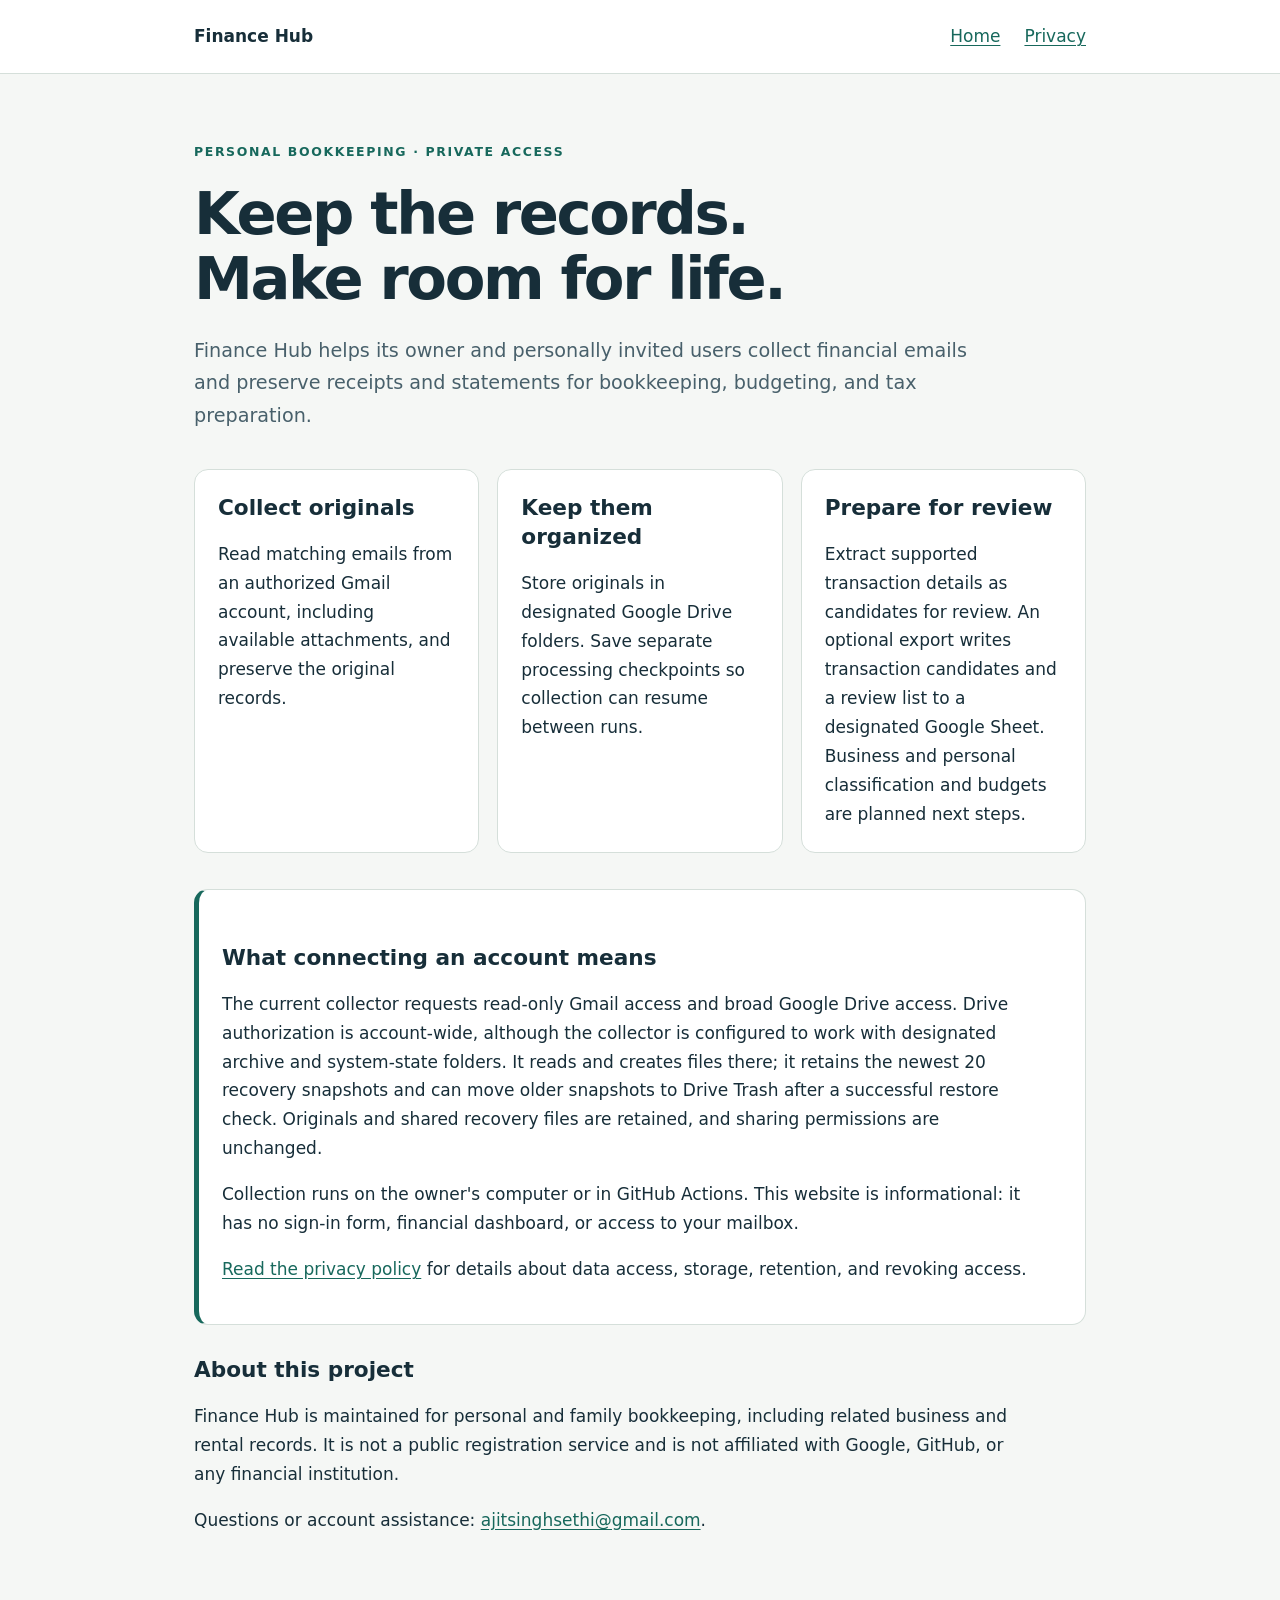
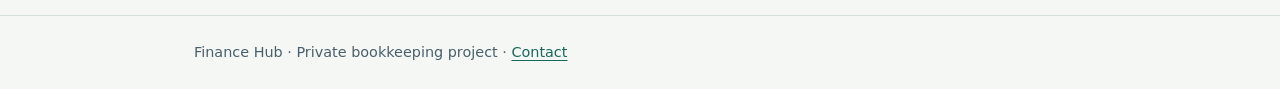
<file: index.html>
<!doctype html>
<html lang="en"><head><meta charset="utf-8"><meta name="viewport" content="width=device-width,initial-scale=1"><meta name="description" content="A private bookkeeping project for collecting financial email records and preserving originals in Google Drive."><title>Finance Hub | Personal bookkeeping</title><link rel="stylesheet" href="styles.css"></head>
<body><header><div class="wrap"><nav aria-label="Main navigation"><a class="brand" href="./">Finance Hub</a><div class="nav-links"><a href="./">Home</a><a href="privacy.html">Privacy</a></div></nav></div></header><main id="main"><div class="wrap">
<p class="eyebrow">Personal bookkeeping · Private access</p>
<h1>Keep the records.<br>Make room for life.</h1>
<p class="lead">Finance Hub helps its owner and personally invited users collect financial emails and preserve receipts and statements for bookkeeping, budgeting, and tax preparation.</p>
<div class="cards"><section class="card"><h2>Collect originals</h2><p>Read matching emails from an authorized Gmail account, including available attachments, and preserve the original records.</p></section><section class="card"><h2>Keep them organized</h2><p>Store originals in designated Google Drive folders. Save separate processing checkpoints so collection can resume between runs.</p></section><section class="card"><h2>Prepare for review</h2><p>Extract supported transaction details as candidates for review. An optional export writes transaction candidates and a review list to a designated Google Sheet. Business and personal classification and budgets are planned next steps.</p></section></div>
<section class="notice"><h2>What connecting an account means</h2><p>The current collector requests read-only Gmail access and broad Google Drive access. Drive authorization is account-wide, although the collector is configured to work with designated archive and system-state folders. It reads and creates files there; it retains the newest 20 recovery snapshots and can move older snapshots to Drive Trash after a successful restore check. Originals and shared recovery files are retained, and sharing permissions are unchanged.</p><p>Collection runs on the owner's computer or in GitHub Actions. This website is informational: it has no sign-in form, financial dashboard, or access to your mailbox.</p><p><a href="privacy.html">Read the privacy policy</a> for details about data access, storage, retention, and revoking access.</p></section>
<section><h2>About this project</h2><p>Finance Hub is maintained for personal and family bookkeeping, including related business and rental records. It is not a public registration service and is not affiliated with Google, GitHub, or any financial institution.</p><p>Questions or account assistance: <a href="mailto:ajitsinghsethi@gmail.com">ajitsinghsethi@gmail.com</a>.</p></section></div></main><footer><div class="wrap">Finance Hub · Private bookkeeping project · <a href="mailto:ajitsinghsethi@gmail.com">Contact</a></div></footer></body></html>
</file>
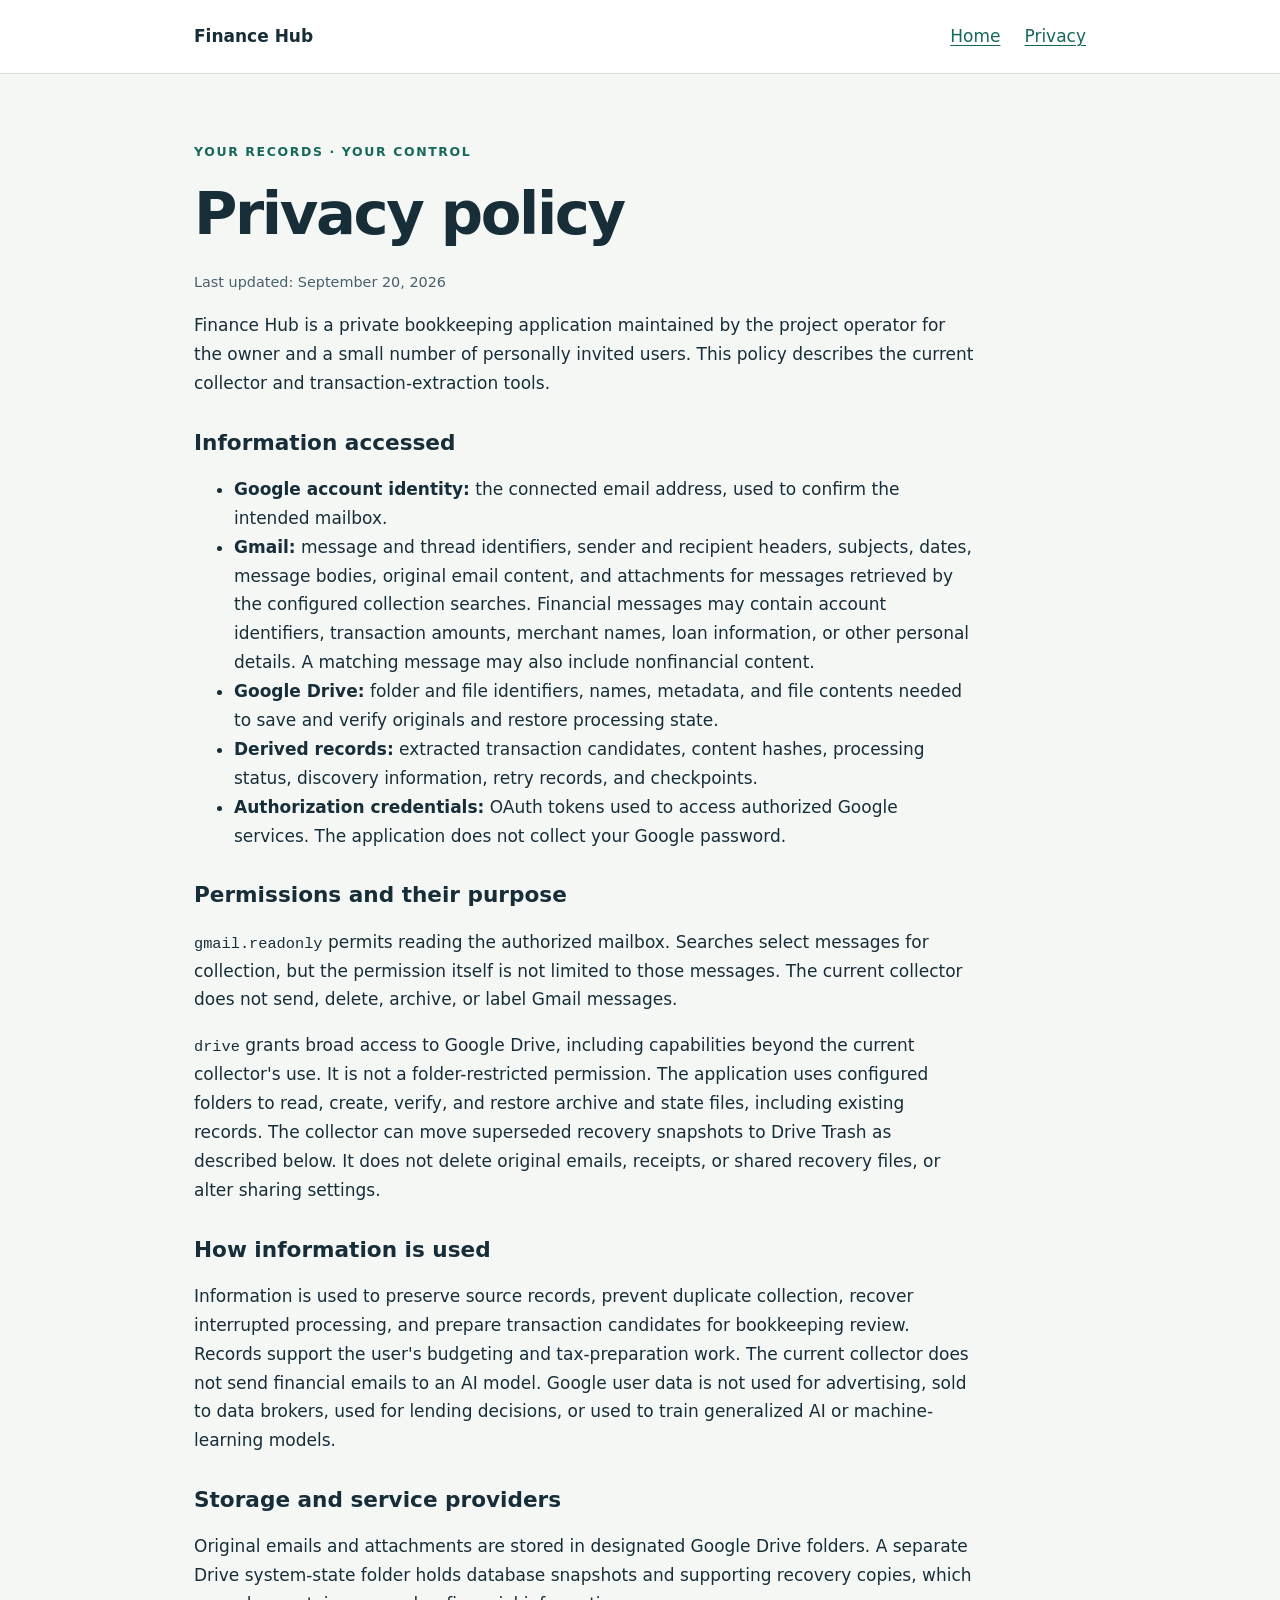
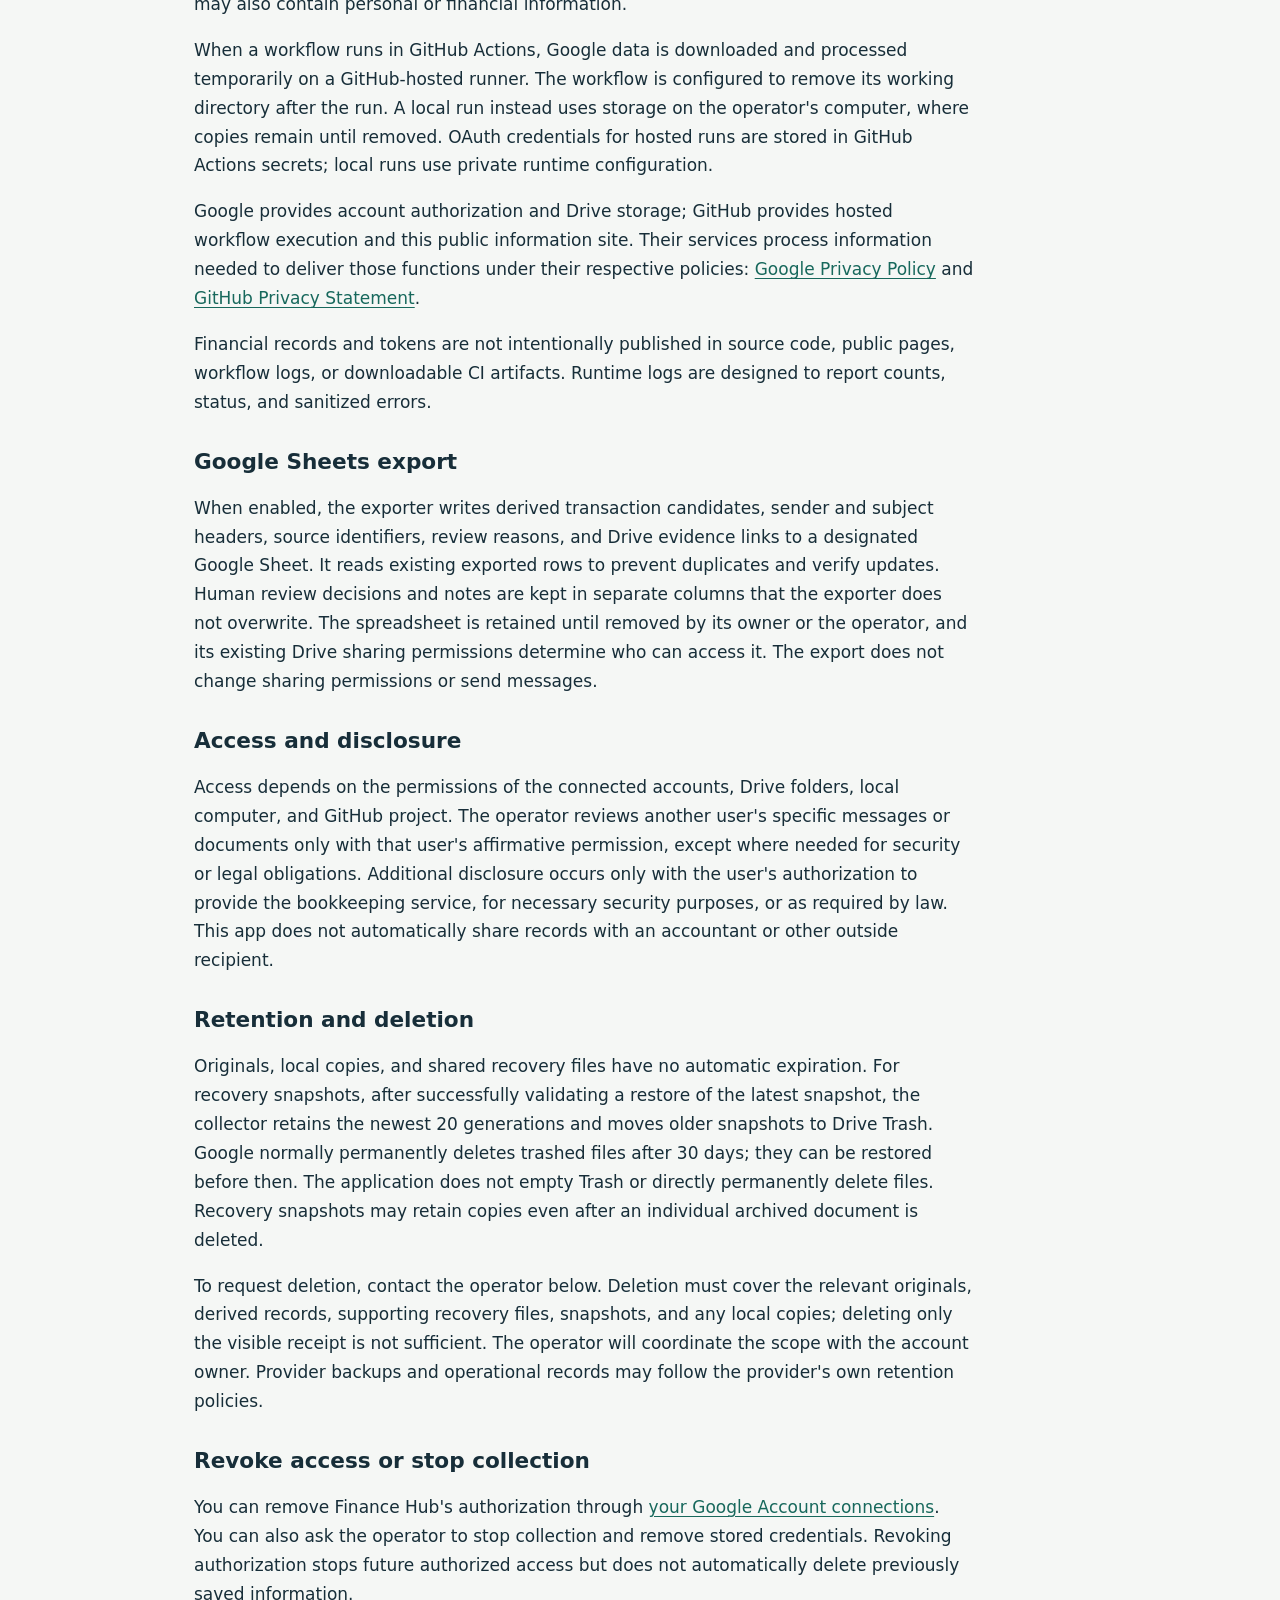
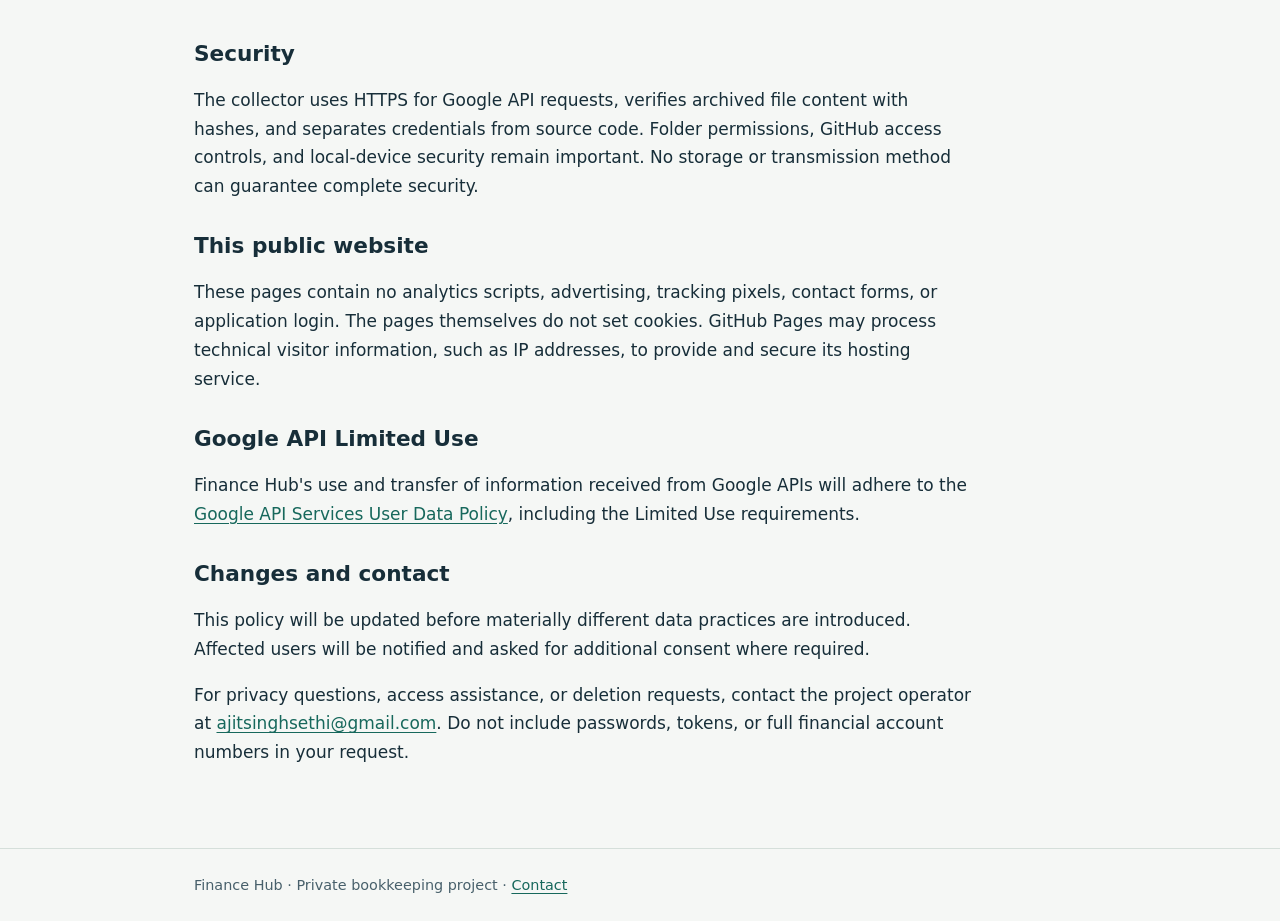
<file: privacy.html>
<!doctype html>
<html lang="en"><head><meta charset="utf-8"><meta name="viewport" content="width=device-width,initial-scale=1"><meta name="description" content="How Finance Hub accesses, uses, stores, and handles Google account data."><title>Privacy Policy | Finance Hub</title><link rel="stylesheet" href="styles.css"></head>
<body><header><div class="wrap"><nav aria-label="Main navigation"><a class="brand" href="./">Finance Hub</a><div class="nav-links"><a href="./">Home</a><a href="privacy.html">Privacy</a></div></nav></div></header><main id="main"><div class="wrap">
<article class="policy"><p class="eyebrow">Your records · Your control</p><h1>Privacy policy</h1><p class="meta">Last updated: September 20, 2026</p>
<p>Finance Hub is a private bookkeeping application maintained by the project operator for the owner and a small number of personally invited users. This policy describes the current collector and transaction-extraction tools.</p>
<h2>Information accessed</h2><ul><li><strong>Google account identity:</strong> the connected email address, used to confirm the intended mailbox.</li><li><strong>Gmail:</strong> message and thread identifiers, sender and recipient headers, subjects, dates, message bodies, original email content, and attachments for messages retrieved by the configured collection searches. Financial messages may contain account identifiers, transaction amounts, merchant names, loan information, or other personal details. A matching message may also include nonfinancial content.</li><li><strong>Google Drive:</strong> folder and file identifiers, names, metadata, and file contents needed to save and verify originals and restore processing state.</li><li><strong>Derived records:</strong> extracted transaction candidates, content hashes, processing status, discovery information, retry records, and checkpoints.</li><li><strong>Authorization credentials:</strong> OAuth tokens used to access authorized Google services. The application does not collect your Google password.</li></ul>
<h2>Permissions and their purpose</h2><p><code>gmail.readonly</code> permits reading the authorized mailbox. Searches select messages for collection, but the permission itself is not limited to those messages. The current collector does not send, delete, archive, or label Gmail messages.</p><p><code>drive</code> grants broad access to Google Drive, including capabilities beyond the current collector's use. It is not a folder-restricted permission. The application uses configured folders to read, create, verify, and restore archive and state files, including existing records. The collector can move superseded recovery snapshots to Drive Trash as described below. It does not delete original emails, receipts, or shared recovery files, or alter sharing settings.</p>
<h2>How information is used</h2><p>Information is used to preserve source records, prevent duplicate collection, recover interrupted processing, and prepare transaction candidates for bookkeeping review. Records support the user's budgeting and tax-preparation work. The current collector does not send financial emails to an AI model. Google user data is not used for advertising, sold to data brokers, used for lending decisions, or used to train generalized AI or machine-learning models.</p>
<h2>Storage and service providers</h2><p>Original emails and attachments are stored in designated Google Drive folders. A separate Drive system-state folder holds database snapshots and supporting recovery copies, which may also contain personal or financial information.</p><p>When a workflow runs in GitHub Actions, Google data is downloaded and processed temporarily on a GitHub-hosted runner. The workflow is configured to remove its working directory after the run. A local run instead uses storage on the operator's computer, where copies remain until removed. OAuth credentials for hosted runs are stored in GitHub Actions secrets; local runs use private runtime configuration.</p><p>Google provides account authorization and Drive storage; GitHub provides hosted workflow execution and this public information site. Their services process information needed to deliver those functions under their respective policies: <a href="https://policies.google.com/privacy">Google Privacy Policy</a> and <a href="https://docs.github.com/en/site-policy/privacy-policies/github-general-privacy-statement">GitHub Privacy Statement</a>.</p><p>Financial records and tokens are not intentionally published in source code, public pages, workflow logs, or downloadable CI artifacts. Runtime logs are designed to report counts, status, and sanitized errors.</p>
<h2>Google Sheets export</h2><p>When enabled, the exporter writes derived transaction candidates, sender and subject headers, source identifiers, review reasons, and Drive evidence links to a designated Google Sheet. It reads existing exported rows to prevent duplicates and verify updates. Human review decisions and notes are kept in separate columns that the exporter does not overwrite. The spreadsheet is retained until removed by its owner or the operator, and its existing Drive sharing permissions determine who can access it. The export does not change sharing permissions or send messages.</p><h2>Access and disclosure</h2><p>Access depends on the permissions of the connected accounts, Drive folders, local computer, and GitHub project. The operator reviews another user's specific messages or documents only with that user's affirmative permission, except where needed for security or legal obligations. Additional disclosure occurs only with the user's authorization to provide the bookkeeping service, for necessary security purposes, or as required by law. This app does not automatically share records with an accountant or other outside recipient.</p>
<h2>Retention and deletion</h2><p>Originals, local copies, and shared recovery files have no automatic expiration. For recovery snapshots, after successfully validating a restore of the latest snapshot, the collector retains the newest 20 generations and moves older snapshots to Drive Trash. Google normally permanently deletes trashed files after 30 days; they can be restored before then. The application does not empty Trash or directly permanently delete files. Recovery snapshots may retain copies even after an individual archived document is deleted.</p><p>To request deletion, contact the operator below. Deletion must cover the relevant originals, derived records, supporting recovery files, snapshots, and any local copies; deleting only the visible receipt is not sufficient. The operator will coordinate the scope with the account owner. Provider backups and operational records may follow the provider's own retention policies.</p>
<h2>Revoke access or stop collection</h2><p>You can remove Finance Hub's authorization through <a href="https://myaccount.google.com/connections">your Google Account connections</a>. You can also ask the operator to stop collection and remove stored credentials. Revoking authorization stops future authorized access but does not automatically delete previously saved information.</p>
<h2>Security</h2><p>The collector uses HTTPS for Google API requests, verifies archived file content with hashes, and separates credentials from source code. Folder permissions, GitHub access controls, and local-device security remain important. No storage or transmission method can guarantee complete security.</p>
<h2>This public website</h2><p>These pages contain no analytics scripts, advertising, tracking pixels, contact forms, or application login. The pages themselves do not set cookies. GitHub Pages may process technical visitor information, such as IP addresses, to provide and secure its hosting service.</p>
<h2>Google API Limited Use</h2><p>Finance Hub's use and transfer of information received from Google APIs will adhere to the <a href="https://developers.google.com/terms/api-services-user-data-policy">Google API Services User Data Policy</a>, including the Limited Use requirements.</p>
<h2>Changes and contact</h2><p>This policy will be updated before materially different data practices are introduced. Affected users will be notified and asked for additional consent where required.</p><p>For privacy questions, access assistance, or deletion requests, contact the project operator at <a href="mailto:ajitsinghsethi@gmail.com">ajitsinghsethi@gmail.com</a>. Do not include passwords, tokens, or full financial account numbers in your request.</p></article></div></main><footer><div class="wrap">Finance Hub · Private bookkeeping project · <a href="mailto:ajitsinghsethi@gmail.com">Contact</a></div></footer></body></html>
</file>
<file: styles.css>
:root{color-scheme:light;--ink:#172e39;--muted:#48606b;--accent:#17685c;--paper:#f5f7f5}*{box-sizing:border-box}body{margin:0;background:var(--paper);color:var(--ink);font:17px/1.7 system-ui,-apple-system,BlinkMacSystemFont,"Segoe UI",sans-serif}a{color:var(--accent);text-underline-offset:.2em}a:focus-visible{outline:3px solid #af7014;outline-offset:5px}.wrap{max-width:940px;margin:auto;padding:0 24px}header{border-bottom:1px solid #d5dfda;background:white}nav{display:flex;align-items:center;justify-content:space-between;gap:20px;flex-wrap:wrap;padding:22px 0}.brand{font-weight:750;text-decoration:none;color:var(--ink)}.nav-links{display:flex;gap:24px}main{padding:55px 0 64px}.eyebrow{text-transform:uppercase;letter-spacing:.13em;color:var(--accent);font-size:.78rem;font-weight:750}h1{font-size:clamp(2.2rem,6vw,3.7rem);line-height:1.1;letter-spacing:-.04em;max-width:760px;margin:18px 0 24px}h2{font-size:1.35rem;line-height:1.35;margin-top:30px}p,li{max-width:76ch}.lead{font-size:1.2rem;color:var(--muted);max-width:65ch}.cards{display:grid;grid-template-columns:repeat(3,1fr);gap:18px;margin:36px 0}.card,.notice{background:white;border:1px solid #d5dfda;border-radius:14px;padding:23px}.card h2{margin-top:0}.card p{margin-bottom:0}.notice{border-left:5px solid var(--accent)}.policy{max-width:780px}.meta,footer{color:var(--muted);font-size:.9rem}footer{padding:24px 0;border-top:1px solid #d5dfda}code{overflow-wrap:anywhere;font-size:.9em} @media(max-width:680px){.cards{grid-template-columns:1fr}main{padding-top:32px}.wrap{padding:0 18px}.nav-links{gap:18px}}
</file>
